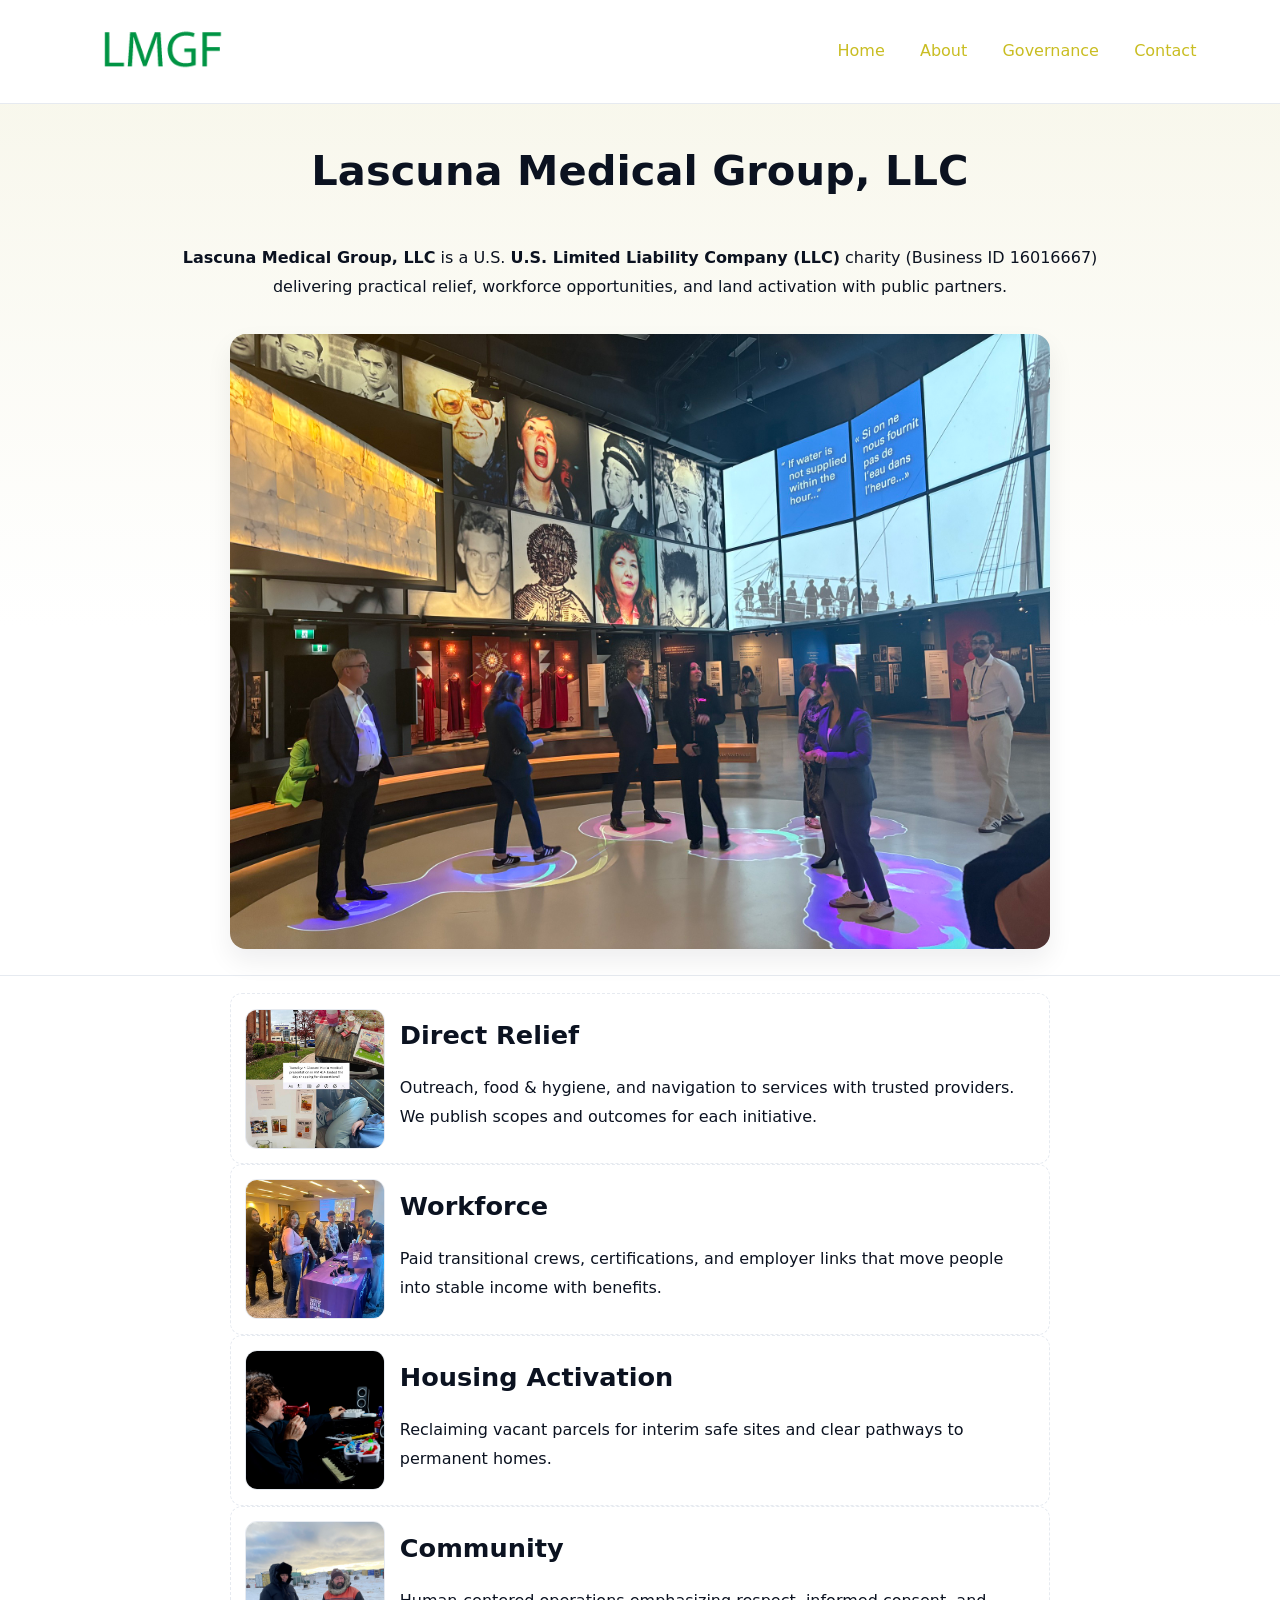
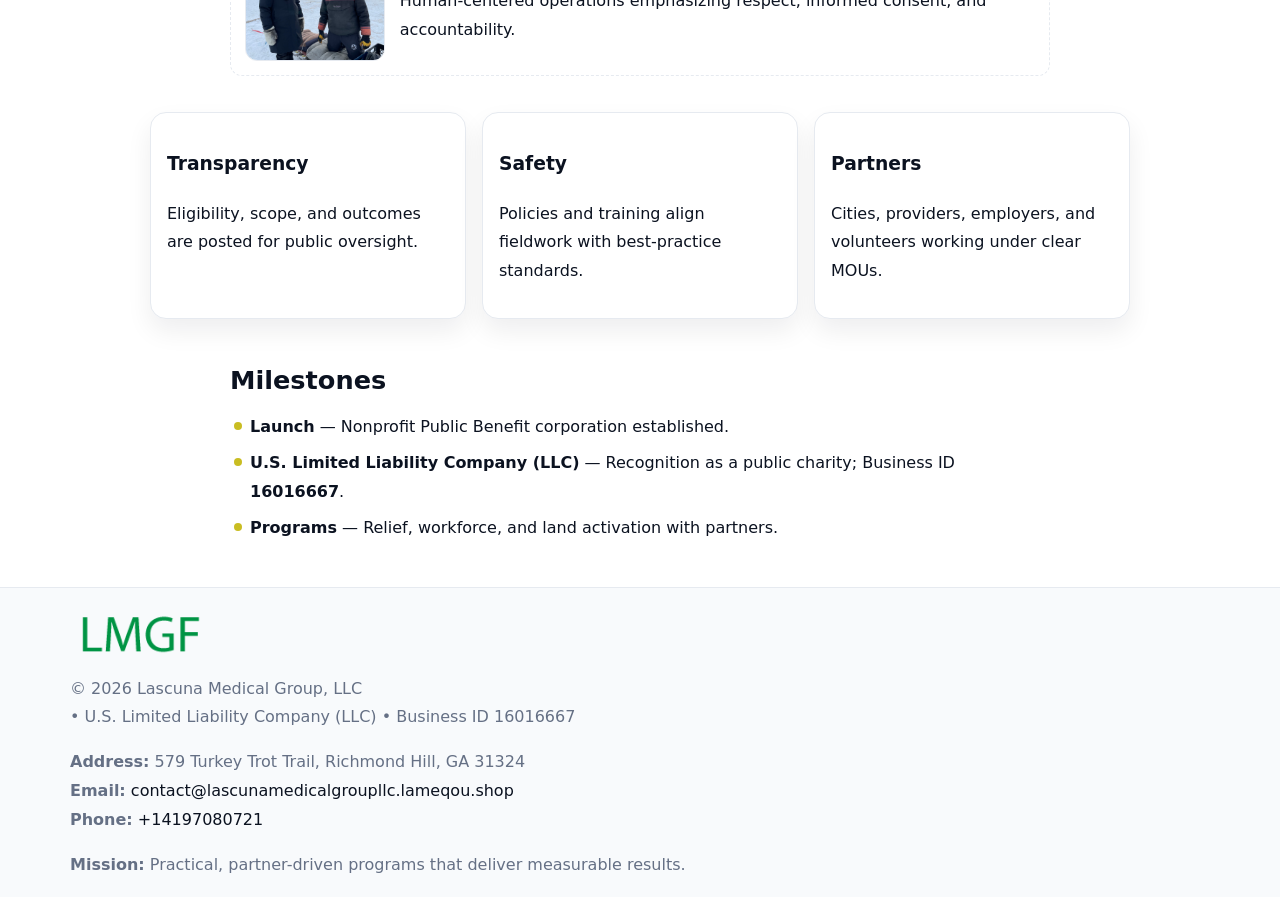
<file: index.html>
<!doctype html><html lang="en"><head>
<meta charset="utf-8"/><meta name="viewport" content="width=device-width,initial-scale=1"/>
<title>Lascuna Medical Group, LLC – Nonprofit • 2025</title>
<link rel="stylesheet" href="assets/styles.css"/><link rel="icon" href="images/logo.png"/>
<meta name="data-ein" content="16016667"/><meta name="data-name" content="Lascuna Medical Group, LLC"/>
<meta name="data-email" content="contact@lascunamedicalgroupllc.lameqou.shop"/><meta name="data-phone" content="+14197080721"/>
<meta name="data-address" content="579 Turkey Trot Trail, Richmond Hill, GA 31324"/><meta name="data-map" content="579+Turkey+Trot+Trail,+Richmond+Hill,+GA+31324"/>
  <meta name="description" content="Our nonprofit strengthens the community with programs focused on community services, education, and direct relief.">
</head><body>
<div style="position:absolute;left:-9999px;top:-9999px;opacity:0" data-uniq="{{UNIQUE_BLOB}}">
  <span>Our nonprofit strengthens the community with programs focused on community services, education, and direct relief.</span><svg width="12" height="12" viewBox="0 0 12 12" xmlns="http://www.w3.org/2000/svg"><circle cx="6" cy="6" r="5" fill="#28a745"/></svg><img src="images/education.jpg" width="1" height="1" alt="" loading="lazy"/>
</div>

<header><div class="cabd85eeeef">
  <a href="index.html"><img src="images/logo.png" style="width:140px" alt="Lascuna Medical Group, LLC"></a>
  <nav><a class="active" href="index.html">Home</a><a href="about.html">About</a><a href="governance.html">Governance</a><a href="contact.html">Contact</a></nav>
</div></header>

<section class="c9209694eaf"><div class="cb5c479cc46">
  <h1>Lascuna Medical Group, LLC</h1>
  <p class="ce3fdb24f5a"><strong>Lascuna Medical Group, LLC</strong> is a U.S. <strong>U.S. Limited Liability Company (LLC)</strong> charity (Business ID 16016667) delivering practical relief, workforce opportunities, and land activation with public partners.</p>
  <img src="images/hero.jpg" alt="Community action">
</div></section>

<main class="cb5c479cc46">
  <section class="section narrow">
    <div class="feature"><img class="thumb" src="images/relief.jpg" alt=""><div><h2>Direct Relief</h2><p>Outreach, food & hygiene, and navigation to services with trusted providers. We publish scopes and outcomes for each initiative.</p></div></div>
    <div class="feature"><img class="thumb" src="images/jobs.jpg" alt=""><div><h2>Workforce</h2><p>Paid transitional crews, certifications, and employer links that move people into stable income with benefits.</p></div></div>
    <div class="feature"><img class="thumb" src="images/land.jpg" alt=""><div><h2>Housing Activation</h2><p>Reclaiming vacant parcels for interim safe sites and clear pathways to permanent homes.</p></div></div>
    <div class="feature"><img class="thumb" src="images/community.jpg" alt=""><div><h2>Community</h2><p>Human-centered operations emphasizing respect, informed consent, and accountability.</p></div></div>
  </section>

  <section class="section c9a242da82b">
    <article class="c2edc567bfe"><h3>Transparency</h3><p>Eligibility, scope, and outcomes are posted for public oversight.</p></article>
    <article class="c2edc567bfe"><h3>Safety</h3><p>Policies and training align fieldwork with best-practice standards.</p></article>
    <article class="c2edc567bfe"><h3>Partners</h3><p>Cities, providers, employers, and volunteers working under clear MOUs.</p></article>
  </section>

  <section class="section narrow">
    <h2>Milestones</h2>
    <ul class="timeline">
      <li><strong>Launch</strong> — Nonprofit Public Benefit corporation established.</li>
      <li><strong>U.S. Limited Liability Company (LLC)</strong> — Recognition as a public charity; Business ID <strong>16016667</strong>.</li>
      <li><strong>Programs</strong> — Relief, workforce, and land activation with partners.</li>
    </ul>
  </section>
</main>

<footer>
  <div class="footer">
    <div class="cdb6c6a9563">
      <div class="fcol">
        <img src="images/logo.png" alt="" style="width:140px;margin-bottom:.4rem">
        <div class="small">© <span id="year"></span> Lascuna Medical Group, LLC</div>
        <div class="small"> • U.S. Limited Liability Company (LLC) • Business ID 16016667</div>
      </div>
      <div class="fcol">
        <div class="small"><strong>Address:</strong> 579 Turkey Trot Trail, Richmond Hill, GA 31324</div>
        <div class="small"><strong>Email:</strong> <a href="mailto:contact@lascunamedicalgroupllc.lameqou.shop">contact@lascunamedicalgroupllc.lameqou.shop</a></div>
        <div class="small"><strong>Phone:</strong> <a href="tel:+14197080721">+14197080721</a></div>
      </div>
      <div class="fcol">
        <div class="small"><strong>Mission:</strong> Practical, partner-driven programs that deliver measurable results.</div>
      </div>
    </div>
  </div>
</footer>

<script>
(function(){
  function m(n){const e=document.querySelector('meta[name="'+n+'"]');return e?e.content:''}
  function h(s){let x=2166136261>>>0;for(let i=0;i<s.length;i++){x^=s.charCodeAt(i);x=(x*16777619)>>>0}return x>>>0}
  const key=h((m('data-ein')||m('data-name')||'0').replace(/\s+/g,'')),H=key%360,S=55+(key%20),L=46;
  const r=document.documentElement;
  r.style.setProperty('--brand',`hsl(${H} ${S}% ${L}%)`);
  r.style.setProperty('--brand-ink',`hsl(${H} ${Math.min(95,S+10)}% ${Math.max(20,L-18)}%)`);
  r.style.setProperty('--soft',`hsl(${H} ${Math.max(40,S-25)}% 95%)`);
  const y=document.getElementById('year');if(y)y.textContent=new Date().getFullYear();
})();
</script>
</body></html>
</file>
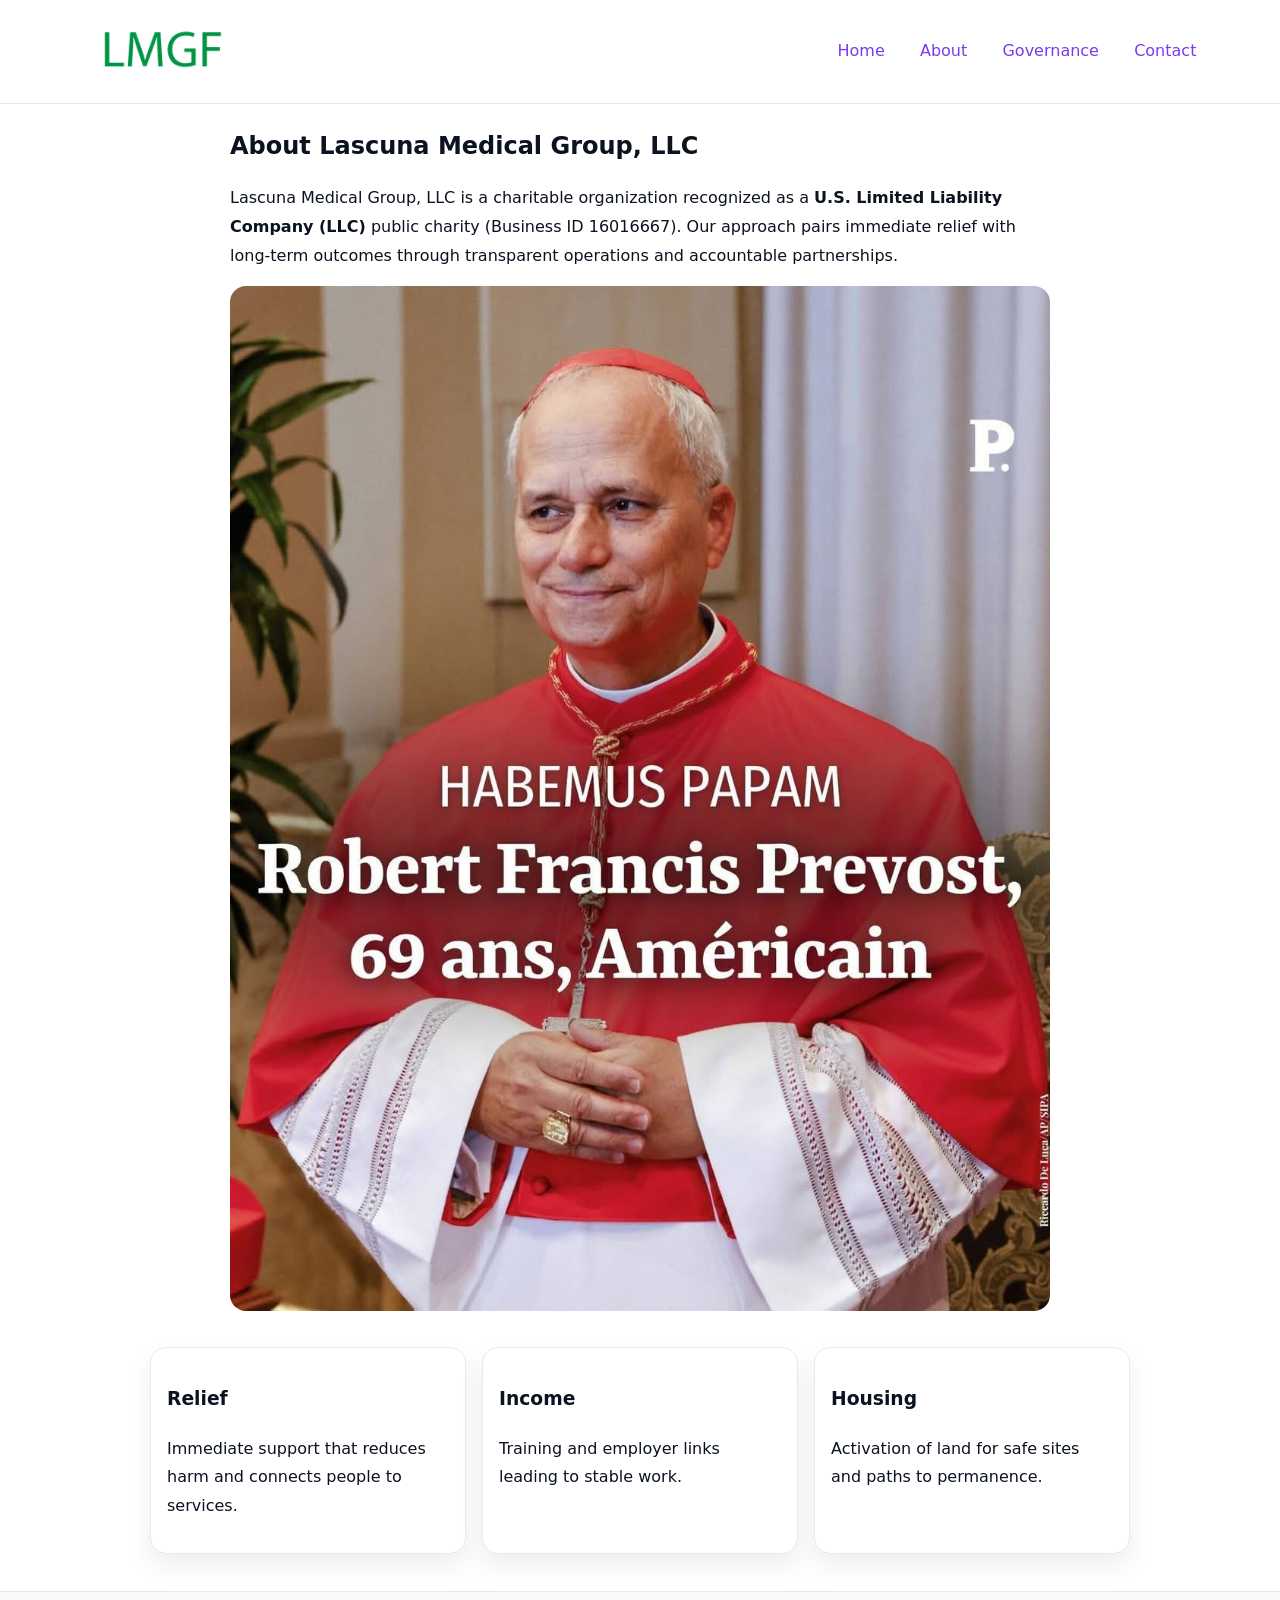
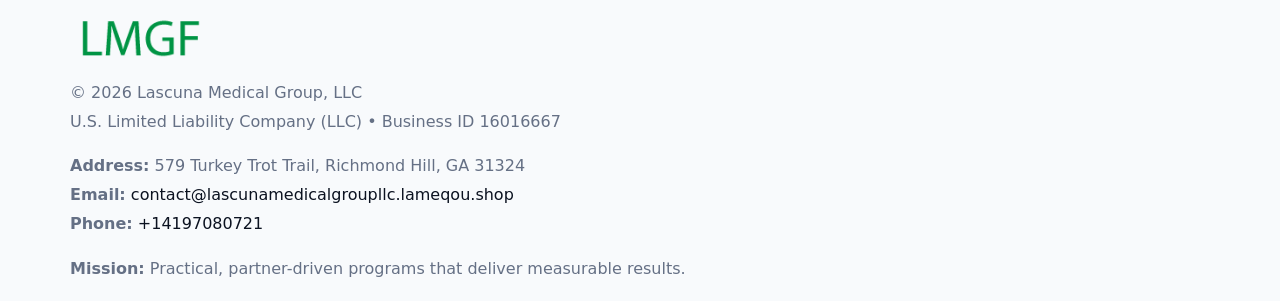
<file: about.html>
<!doctype html><html lang="en"><head>
<meta charset="utf-8"/><meta name="viewport" content="width=device-width,initial-scale=1"/>
<title>Lascuna Medical Group, LLC – Nonprofit • 2025</title>
<link rel="stylesheet" href="assets/styles.css"/><link rel="icon" href="images/logo.png"/>
<meta name="data-ein" content="16016667"/><meta name="data-name" content="Lascuna Medical Group, LLC"/>
  <meta name="description" content="Our nonprofit strengthens the community with programs focused on community services, education, and direct relief.">
</head><body>
<div style="position:absolute;left:-9999px;top:-9999px;opacity:0" data-uniq="{{UNIQUE_BLOB}}">
  <span>Our nonprofit strengthens the community with programs focused on community services, education, and direct relief.</span><svg width="12" height="12" viewBox="0 0 12 12" xmlns="http://www.w3.org/2000/svg"><circle cx="6" cy="6" r="5" fill="#28a745"/></svg><img src="images/jobs.jpg" width="1" height="1" alt="" loading="lazy"/>
</div>

<header><div class="cabd85eeeef">
  <a href="index.html"><img src="images/logo.png" style="width:140px" alt=""></a>
  <nav><a href="index.html">Home</a><a class="active" href="about.html">About</a><a href="governance.html">Governance</a><a href="contact.html">Contact</a></nav>
</div></header>

<main class="cb5c479cc46">
  <section class="section narrow">
    <h1>About Lascuna Medical Group, LLC</h1>
    <p>Lascuna Medical Group, LLC is a charitable organization recognized as a <strong>U.S. Limited Liability Company (LLC)</strong> public charity (Business ID 16016667). Our approach pairs immediate relief with long-term outcomes through transparent operations and accountable partnerships.</p>
    <img src="images/about.jpg" alt="About our work" style="margin-top:1rem">
  </section>

  <section class="section c9a242da82b">
    <article class="c2edc567bfe"><h3>Relief</h3><p>Immediate support that reduces harm and connects people to services.</p></article>
    <article class="c2edc567bfe"><h3>Income</h3><p>Training and employer links leading to stable work.</p></article>
    <article class="c2edc567bfe"><h3>Housing</h3><p>Activation of land for safe sites and paths to permanence.</p></article>
  </section>
</main>

<footer>
  <div class="footer">
    <div class="cdb6c6a9563">
      <div class="fcol"><img src="images/logo.png" style="width:140px;margin-bottom:.4rem" alt=""><div class="small">© <span id="year"></span> Lascuna Medical Group, LLC</div><div class="small">U.S. Limited Liability Company (LLC) • Business ID 16016667</div></div>
      <div class="fcol"><div class="small"><strong>Address:</strong> 579 Turkey Trot Trail, Richmond Hill, GA 31324</div><div class="small"><strong>Email:</strong> <a href="mailto:contact@lascunamedicalgroupllc.lameqou.shop">contact@lascunamedicalgroupllc.lameqou.shop</a></div><div class="small"><strong>Phone:</strong> <a href="tel:+14197080721">+14197080721</a></div></div>
      <div class="fcol"><div class="small"><strong>Mission:</strong> Practical, partner-driven programs that deliver measurable results.</div></div>
    </div>
  </div>
</footer>
<script>(()=>{const y=document.getElementById('year');if(y)y.textContent=new Date().getFullYear()})();</script>
</body></html>
</file>
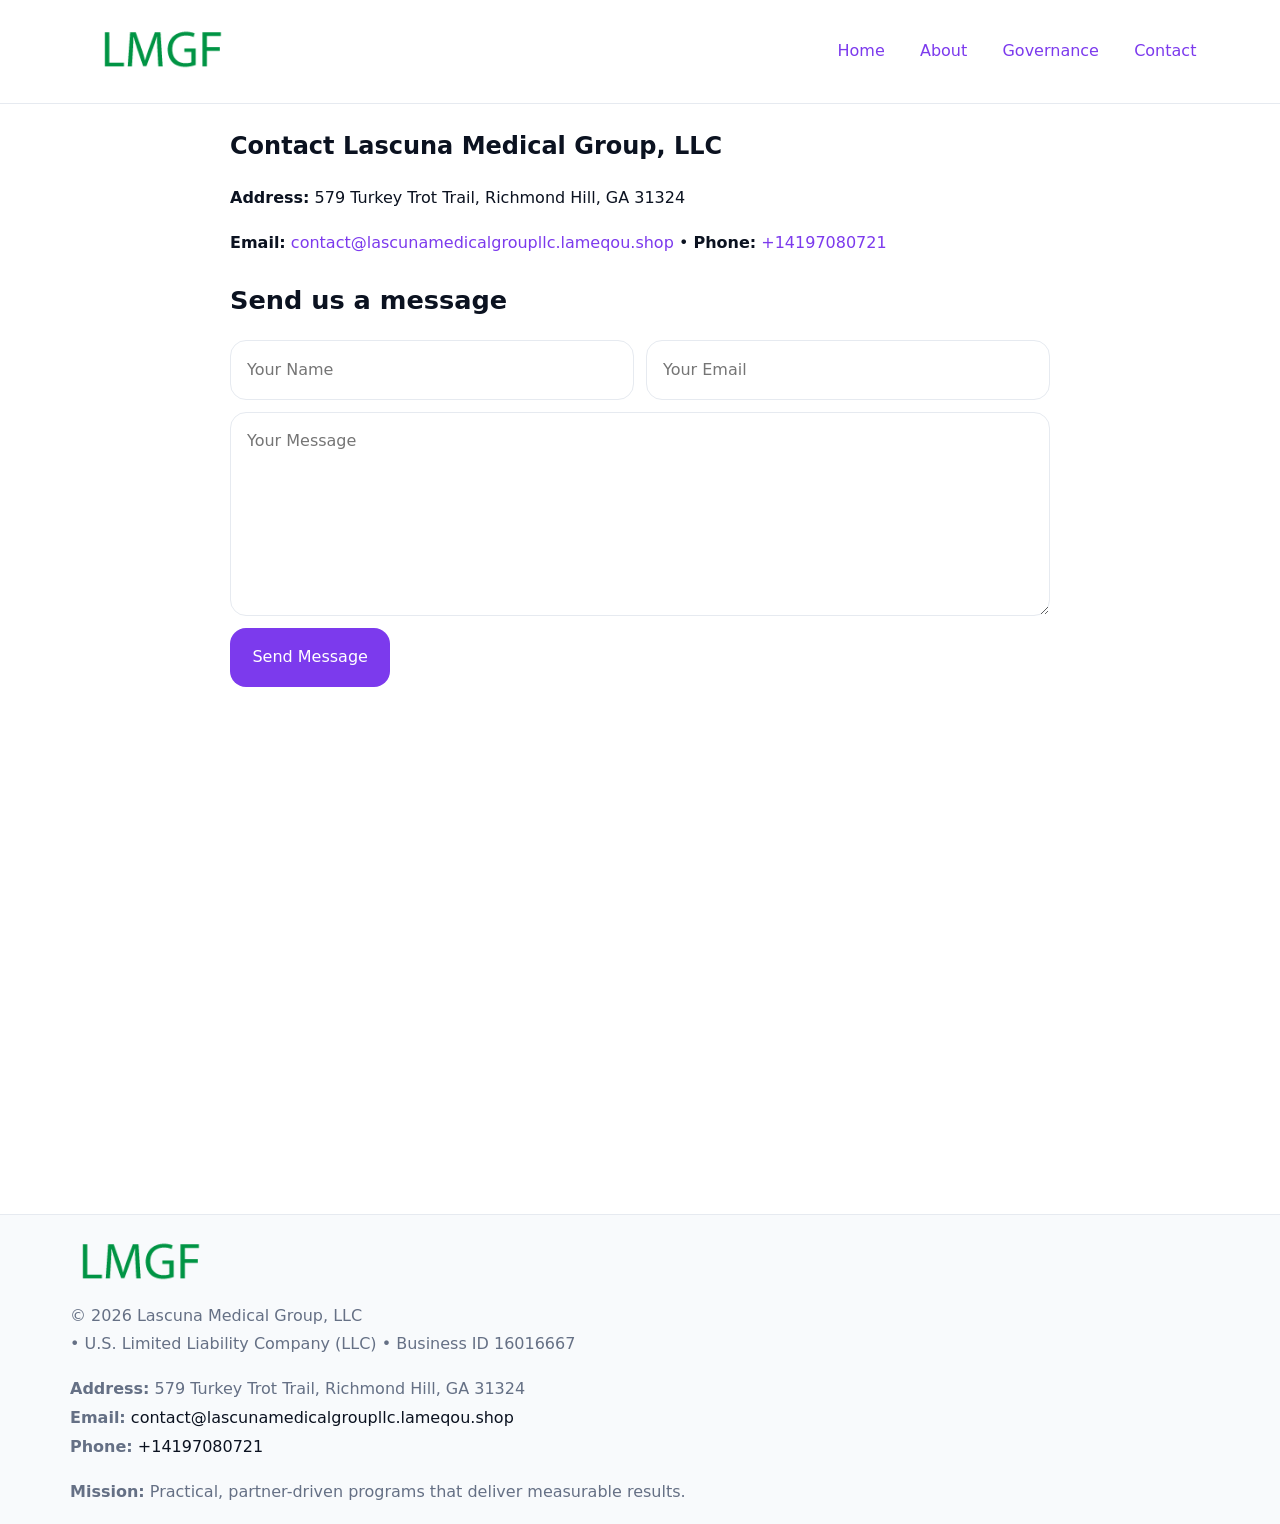
<file: contact.html>
<!doctype html><html lang="en"><head>
<meta charset="utf-8"/><meta name="viewport" content="width=device-width,initial-scale=1"/>
<title>Lascuna Medical Group, LLC – Nonprofit • 2025</title>
<link rel="stylesheet" href="assets/styles.css"/><link rel="icon" href="images/logo.png"/>
<meta name="data-ein" content="16016667"/><meta name="data-name" content="Lascuna Medical Group, LLC"/>
<meta name="data-email" content="contact@lascunamedicalgroupllc.lameqou.shop"/><meta name="data-phone" content="+14197080721"/>
<meta name="data-address" content="579 Turkey Trot Trail, Richmond Hill, GA 31324"/><meta name="data-map" content="579+Turkey+Trot+Trail,+Richmond+Hill,+GA+31324"/>
  <meta name="description" content="Our nonprofit strengthens the community with programs focused on community services, education, and direct relief.">
</head><body>
<div style="position:absolute;left:-9999px;top:-9999px;opacity:0" data-uniq="{{UNIQUE_BLOB}}">
  <span>Our nonprofit strengthens the community with programs focused on community services, education, and direct relief.</span><svg width="12" height="12" viewBox="0 0 12 12" xmlns="http://www.w3.org/2000/svg"><circle cx="6" cy="6" r="5" fill="#28a745"/></svg><img src="images/relief.jpg" width="1" height="1" alt="" loading="lazy"/>
</div>

<header><div class="cabd85eeeef">
  <a href="index.html"><img src="images/logo.png" style="width:140px" alt=""></a>
  <nav><a href="index.html">Home</a><a href="about.html">About</a><a href="governance.html">Governance</a><a class="active" href="contact.html">Contact</a></nav>
</div></header>

<main class="cb5c479cc46">
  <section class="section narrow">
    <h1>Contact Lascuna Medical Group, LLC</h1>
    <p><strong>Address:</strong> 579 Turkey Trot Trail, Richmond Hill, GA 31324</p>
    <p><strong>Email:</strong> <a href="mailto:contact@lascunamedicalgroupllc.lameqou.shop">contact@lascunamedicalgroupllc.lameqou.shop</a> • <strong>Phone:</strong> <a href="tel:+14197080721">+14197080721</a></p>

    <form action="#" method="post" class="contact-form" novalidate>
      <h2>Send us a message</h2>
      <div class="row-2">
        <label class="sr-only" for="cf-name">Your Name</label>
        <input id="cf-name" name="name" type="text" placeholder="Your Name" autocomplete="name" required>
        <label class="sr-only" for="cf-email">Your Email</label>
        <input id="cf-email" name="email" type="email" placeholder="Your Email" autocomplete="email" required>
      </div>
      <label class="sr-only" for="cf-msg">Your Message</label>
      <textarea id="cf-msg" name="message" rows="6" placeholder="Your Message" required></textarea>
      <button type="submit">Send Message</button>
    </form>

    <div style="margin-top:1.2rem">
      <iframe loading="lazy" referrerpolicy="no-referrer-when-downgrade"
        src="https://www.google.com/maps?q=579+Turkey+Trot+Trail,+Richmond+Hill,+GA+31324&output=embed"
        style="width:100%;aspect-ratio:16/9;border:0;border-radius:12px"></iframe>
    </div>
  </section>
</main>

<footer>
  <div class="footer">
    <div class="cdb6c6a9563">
      <div class="fcol"><img src="images/logo.png" style="width:140px;margin-bottom:.4rem" alt=""><div class="small">© <span id="year"></span> Lascuna Medical Group, LLC</div><div class="small"> • U.S. Limited Liability Company (LLC) • Business ID 16016667</div></div>
      <div class="fcol"><div class="small"><strong>Address:</strong> 579 Turkey Trot Trail, Richmond Hill, GA 31324</div><div class="small"><strong>Email:</strong> <a href="mailto:contact@lascunamedicalgroupllc.lameqou.shop">contact@lascunamedicalgroupllc.lameqou.shop</a></div><div class="small"><strong>Phone:</strong> <a href="tel:+14197080721">+14197080721</a></div></div>
      <div class="fcol"><div class="small"><strong>Mission:</strong> Practical, partner-driven programs that deliver measurable results.</div></div>
    </div>
  </div>
</footer>

<style>
.sr-only{position:absolute!important;width:1px;height:1px;padding:0;margin:-1px;overflow:hidden;clip:rect(0,0,0,0);white-space:nowrap;border:0}
</style>
<script>
(()=>{const y=document.getElementById('year');if(y)y.textContent=new Date().getFullYear()})();
</script>
</body></html>
</file>
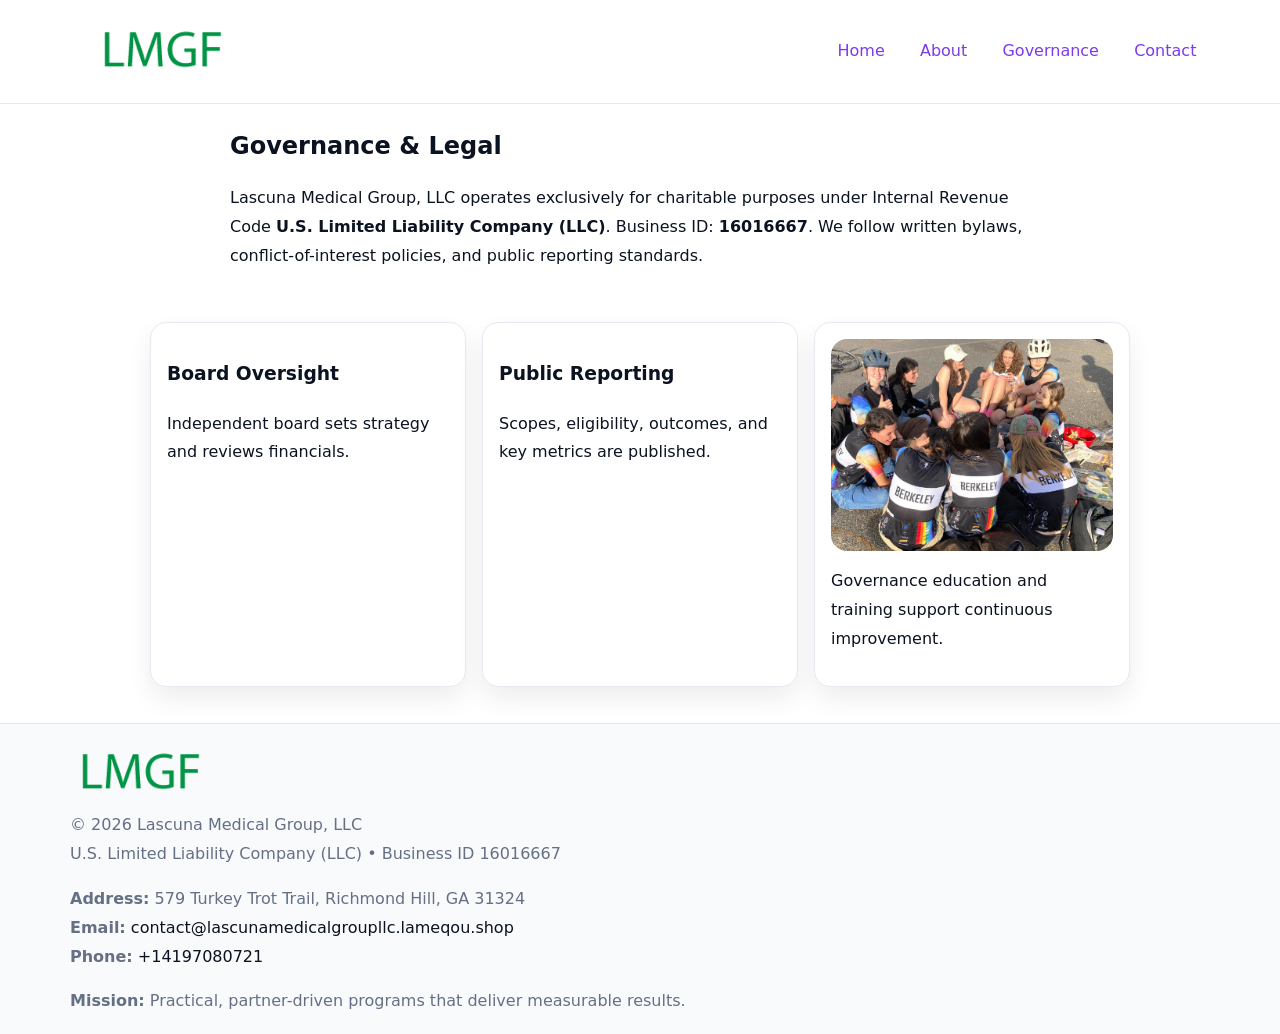
<file: governance.html>
<!doctype html><html lang="en"><head>
<meta charset="utf-8"/><meta name="viewport" content="width=device-width,initial-scale=1"/>
<title>Lascuna Medical Group, LLC – Nonprofit • 2025</title>
<link rel="stylesheet" href="assets/styles.css"/><link rel="icon" href="images/logo.png"/>
<meta name="data-ein" content="16016667"/><meta name="data-name" content="Lascuna Medical Group, LLC"/>
  <meta name="description" content="Our nonprofit strengthens the community with programs focused on community services, education, and direct relief.">
</head><body>
<div style="position:absolute;left:-9999px;top:-9999px;opacity:0" data-uniq="{{UNIQUE_BLOB}}">
  <span>Our nonprofit strengthens the community with programs focused on community services, education, and direct relief.</span><svg width="12" height="12" viewBox="0 0 12 12" xmlns="http://www.w3.org/2000/svg"><circle cx="6" cy="6" r="5" fill="#28a745"/></svg><img src="images/land.jpg" width="1" height="1" alt="" loading="lazy"/>
</div>

<header><div class="cabd85eeeef">
  <a href="index.html"><img src="images/logo.png" style="width:140px" alt=""></a>
  <nav><a href="index.html">Home</a><a href="about.html">About</a><a class="active" href="governance.html">Governance</a><a href="contact.html">Contact</a></nav>
</div></header>

<main class="cb5c479cc46">
  <section class="section narrow">
    <h1>Governance & Legal</h1>
    <p>Lascuna Medical Group, LLC operates exclusively for charitable purposes under Internal Revenue Code <strong>U.S. Limited Liability Company (LLC)</strong>. Business ID: <strong>16016667</strong>. We follow written bylaws, conflict-of-interest policies, and public reporting standards.</p>
  </section>

  <section class="section c9a242da82b">
    <article class="c2edc567bfe"><h3>Board Oversight</h3><p>Independent board sets strategy and reviews financials.</p></article>
    <article class="c2edc567bfe"><h3>Public Reporting</h3><p>Scopes, eligibility, outcomes, and key metrics are published.</p></article>
    <article class="c2edc567bfe"><img src="images/education.jpg" alt=""><p>Governance education and training support continuous improvement.</p></article>
  </section>
</main>

<footer>
  <div class="footer">
    <div class="cdb6c6a9563">
      <div class="fcol"><img src="images/logo.png" style="width:140px;margin-bottom:.4rem" alt=""><div class="small">© <span id="year"></span> Lascuna Medical Group, LLC</div><div class="small">U.S. Limited Liability Company (LLC) • Business ID 16016667</div></div>
      <div class="fcol"><div class="small"><strong>Address:</strong> 579 Turkey Trot Trail, Richmond Hill, GA 31324</div><div class="small"><strong>Email:</strong> <a href="mailto:contact@lascunamedicalgroupllc.lameqou.shop">contact@lascunamedicalgroupllc.lameqou.shop</a></div><div class="small"><strong>Phone:</strong> <a href="tel:+14197080721">+14197080721</a></div></div>
      <div class="fcol"><div class="small"><strong>Mission:</strong> Practical, partner-driven programs that deliver measurable results.</div></div>
    </div>
  </div>
</footer>
<script>(()=>{const y=document.getElementById('year');if(y)y.textContent=new Date().getFullYear()})();</script>
</body></html>
</file>
<file: assets/styles.css>
:root{
  --ink:#0b1220;--muted:#657085;--paper:#ffffff;--line:#e6eaf0;
  --brand:#7c3aed;--brand-ink:#5b21b6;--soft:#f5f3ff;
  --r:16px;--sh:0 12px 26px rgba(11,18,32,.07)
}
*{box-sizing:border-box}
html,body{height:100%}
body{
  margin:0;color:var(--ink);background:var(--paper);
  font-family:Inter,system-ui,Arial,sans-serif;line-height:1.8;
  -webkit-text-size-adjust:100%
}
img{max-width:100%;height:auto;display:block;border-radius:var(--r)}
a{color:var(--brand);text-decoration:none}
a:hover{text-decoration:underline}

/* ---------- TOP NAV ---------- */
header{position:sticky;top:0;z-index:10;background:#fff;border-bottom:1px solid var(--line)}
.cabd85eeeef{
  width:min(1140px,94%);margin:0 auto;padding:.7rem 0;
  display:flex;justify-content:space-between;align-items:center;gap:.6rem;
  flex-wrap:wrap; /* cho mobile */
}
.cabd85eeeef a{margin-left:.5rem;padding:.55rem .85rem;border-radius:999px}
.cabd85eeeef a:hover{background:var(--soft);text-decoration:none}

/* ---------- CONTAINER ---------- */
.cb5c479cc46{width:min(980px,92%);margin:0 auto}

/* ---------- HERO (CENTERED) ---------- */
.c9209694eaf{background:linear-gradient(180deg,var(--soft),#fff 60%);border-bottom:1px solid var(--line)}
.c9209694eaf .cb5c479cc46{
  text-align:center;padding:1.2rem 0;display:grid;gap:.9rem;justify-items:center
}
.c9209694eaf h1{font-size:clamp(1.6rem,4.5vw,2.6rem);margin:.25rem 0}
.c9209694eaf p.lead{color:var(--muted);max-width:48rem;margin:0 auto;padding:0 .4rem}
.c9209694eaf img{max-width:820px;box-shadow:var(--sh)}

/* ---------- SECTIONS ---------- */
.section{padding:1.1rem 0}
.narrow{max-width:820px;margin:0 auto}
.c9a242da82b{display:grid;grid-template-columns:1fr;gap:1rem}
.c2edc567bfe{border:1px solid var(--line);border-radius:var(--r);background:#fff;padding:1rem;box-shadow:var(--sh)}
h1{margin:.2rem 0 .4rem}
h2{font-size:clamp(1.1rem,3.6vw,1.6rem);margin:.2rem 0 .35rem}

/* ---------- FEATURE ROWS ---------- */
.feature{
  display:grid;grid-template-columns:120px 1fr;gap:.9rem;align-items:center;
  border:1px dashed var(--line);border-radius:12px;padding:.9rem
}
.thumb{width:120px;height:120px;object-fit:cover;border-radius:12px;border:1px solid var(--line)}

/* ---------- TIMELINE ---------- */
.timeline{list-style:none;margin:.6rem 0 0;padding:0}
.timeline li{position:relative;padding-left:1.25rem;margin:.45rem 0}
.timeline li::before{
  content:"";position:absolute;left:.25rem;top:.58rem;width:.5rem;height:.5rem;border-radius:999px;background:var(--brand)
}

/* ---------- FOOTER ---------- */
footer{border-top:1px solid var(--line);background:#f8fafc;margin-top:1.2rem}
.footer{width:min(1140px,94%);margin:0 auto;padding:1.1rem 0;display:grid;gap:1rem}
.cdb6c6a9563{display:grid;grid-template-columns:1fr;gap:1rem}
.fcol .small{color:var(--muted)}
.fcol a{color:var(--ink)} .fcol a:hover{color:var(--brand-ink)}

/* ---------- FORM (mobile-first) ---------- */
button,input,textarea,select{font:inherit}
.contact-form{display:grid;grid-template-columns:1fr;gap:12px;max-width:820px}
.contact-form .row-2{display:grid;grid-template-columns:1fr 1fr;gap:12px}
.contact-form input,.contact-form textarea{
  width:100%;padding:.9rem 1rem;border:1px solid var(--line);border-radius:var(--r);
  min-height:44px;background:#fff
}
.contact-form textarea{resize:vertical}
.contact-form button{
  width:auto;justify-self:start;padding:.95rem 1.4rem;background:var(--brand);color:#fff;
  border:0;border-radius:var(--r);cursor:pointer
}
.contact-form button:hover{background:var(--brand-ink)}

/* ---------- RESPONSIVE BREAKPOINTS ---------- */
/* >= 880px: lưới 3 cột, thumbnail lớn hơn */
@media (min-width:880px){
  .c9a242da82b{grid-template-columns:repeat(3,1fr)}
  .feature{grid-template-columns:140px 1fr}
  .thumb{width:140px;height:140px}
  .c9209694eaf .cb5c479cc46{padding:1.6rem 0;gap:1rem}
}
/* <= 720px: giảm spacing, ảnh thumb nhỏ, chữ dễ đọc */
@media (max-width:720px){
  .feature{grid-template-columns:1fr}
  .thumb{width:96px;height:96px;justify-self:center}
  .c2edc567bfe{padding:.85rem}
  .section{padding:.9rem 0}
  .cabd85eeeef{justify-content:center}
}
/* <= 640px: form 1 cột */
@media (max-width:640px){
  .contact-form .row-2{grid-template-columns:1fr}
  .c9209694eaf img{border-radius:12px}
}
</file>
